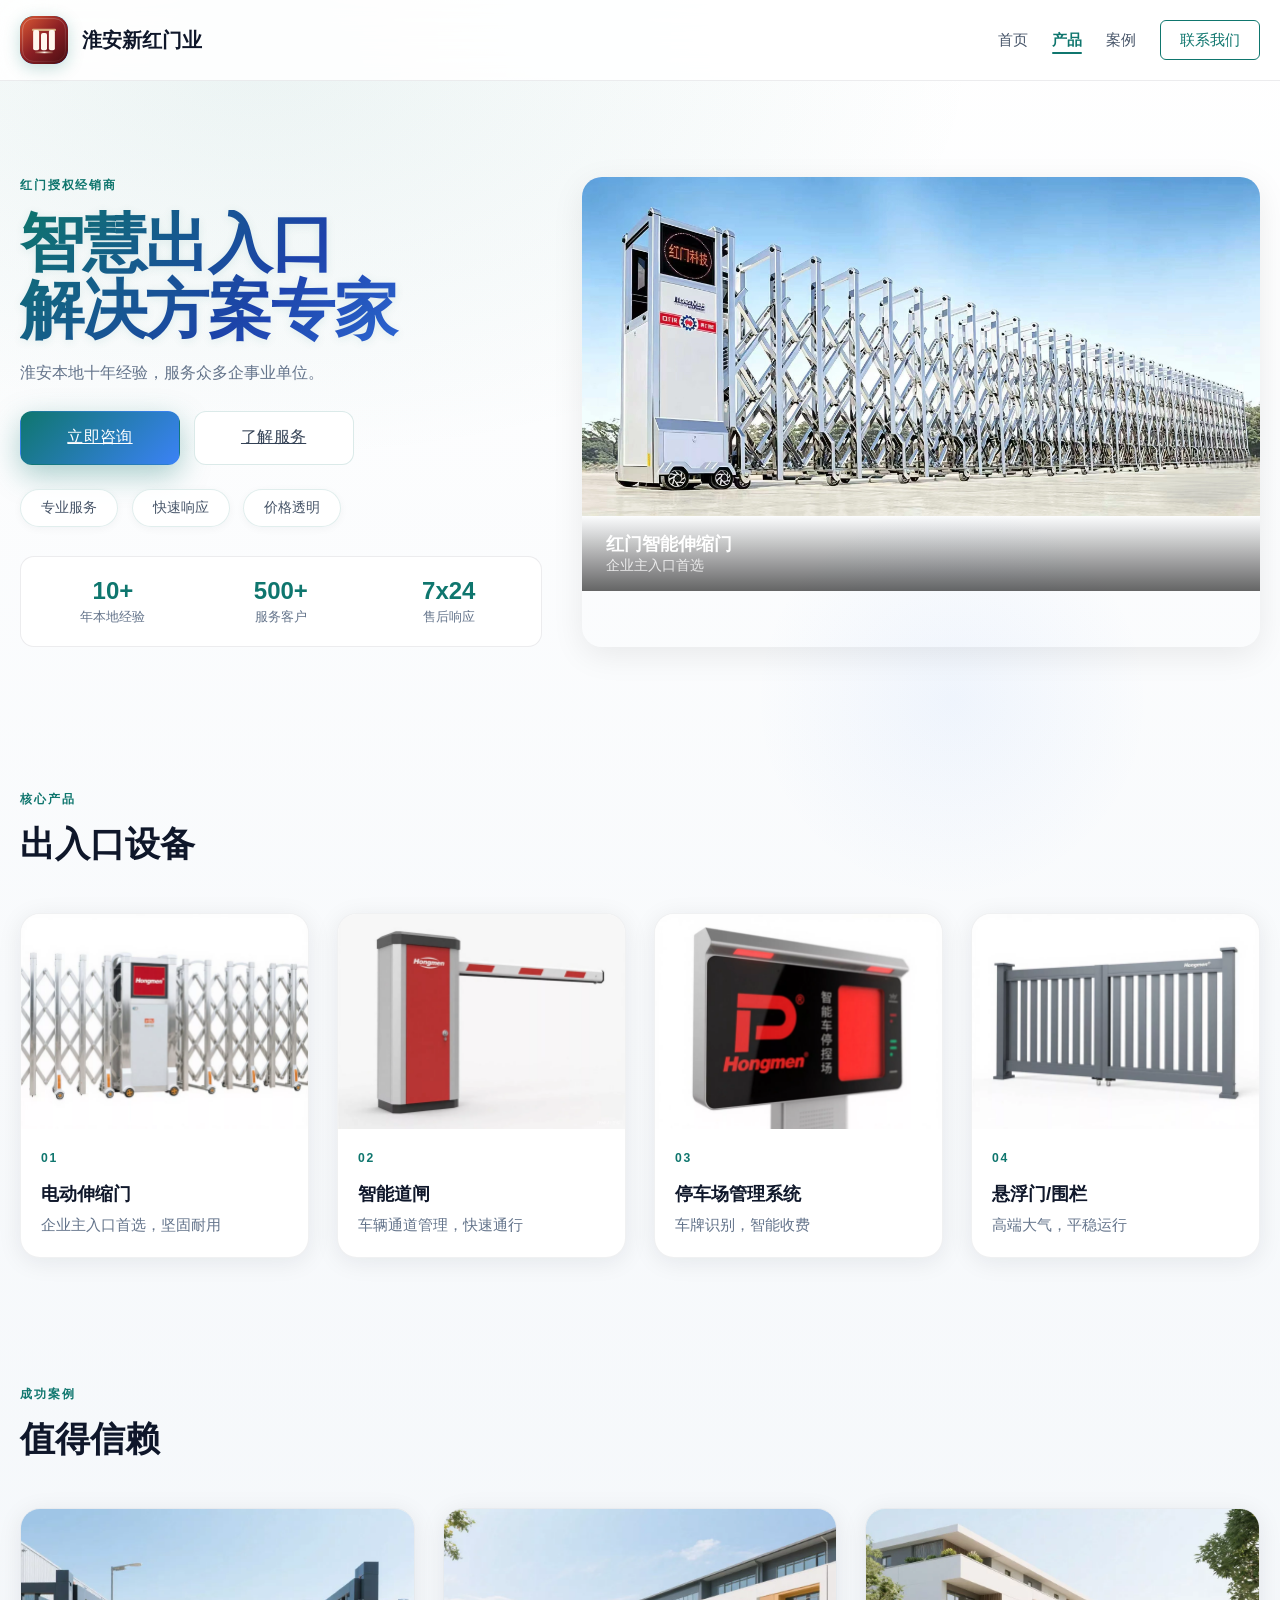
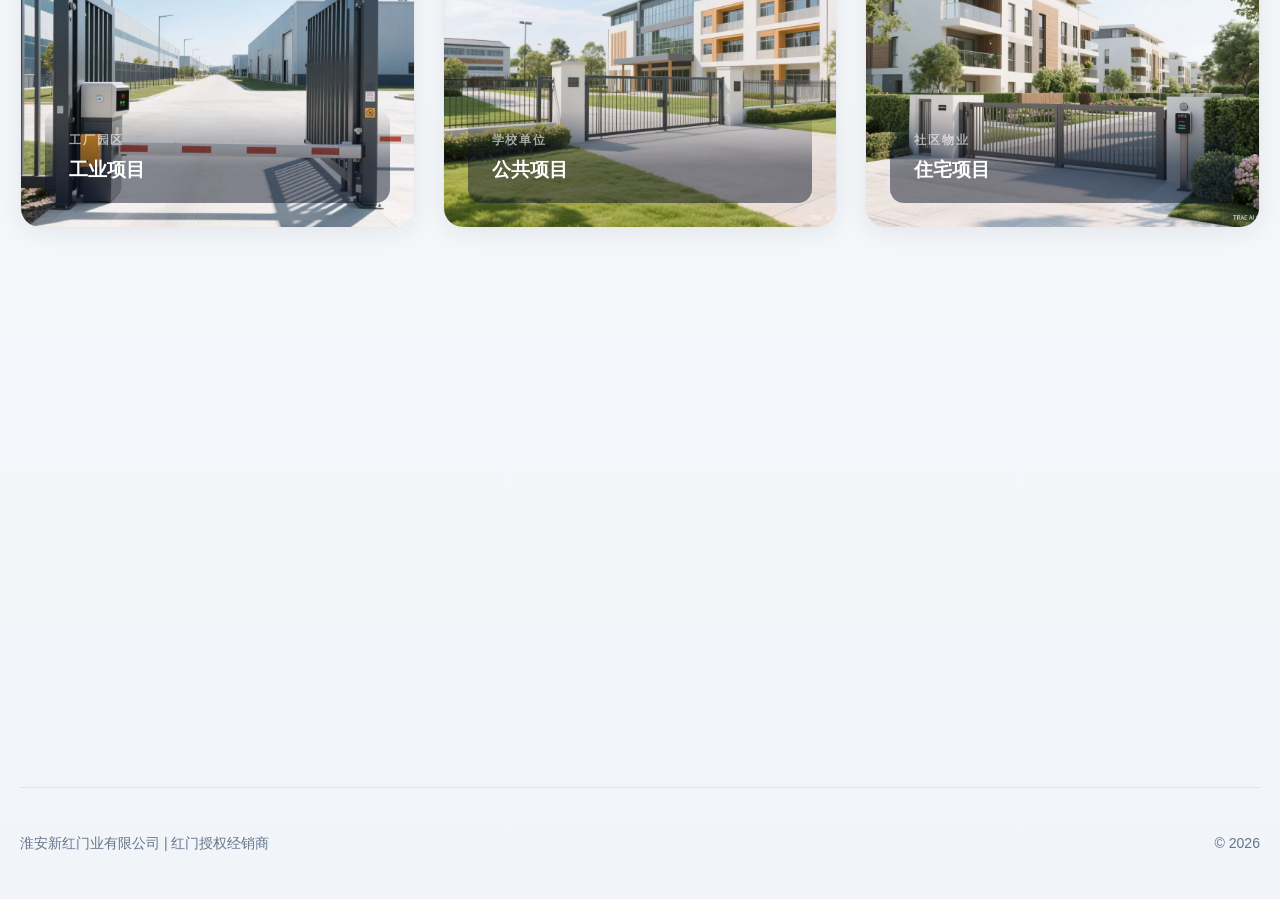
<file: index.html>
<!DOCTYPE html>
<html lang="zh-CN">
  <head>
    <meta charset="UTF-8" />
    <meta name="viewport" content="width=device-width, initial-scale=1.0" />
    <title>淮安新红门业有限公司 | 红门伸缩门_智能道闸_停车场管理系统</title>
    <meta
      name="description"
      content="淮安新红门业有限公司，红门授权经销商，专业提供红门电动伸缩门、智能道闸、停车场管理系统、门禁通道等出入口设备销售、安装与售后服务。"
    />
    <meta
      name="keywords"
      content="淮安新红门业,红门,红门授权经销商,红门伸缩门,电动伸缩门,电动门,智能道闸,停车场管理系统,车牌识别,门禁系统,人行通道,悬浮门,围栏,出入口设备,淮安电动门,淮安道闸,淮安停车场系统"
    />
    <meta name="robots" content="index, follow" />
    <meta name="author" content="淮安新红门业有限公司" />
    <link rel="canonical" href="https://www.xinhongmen.com/" />
    <meta property="og:locale" content="zh_CN" />
    <meta property="og:type" content="website" />
    <meta property="og:site_name" content="淮安新红门业有限公司" />
    <meta property="og:title" content="淮安新红门业有限公司 | 红门伸缩门_智能道闸_停车场管理系统" />
    <meta
      property="og:description"
      content="红门授权经销商，提供红门电动伸缩门、智能道闸、停车场管理系统、门禁通道等出入口设备销售、安装与售后服务。"
    />
    <meta property="og:url" content="https://www.xinhongmen.com/" />
    <meta property="og:image" content="https://www.xinhongmen.com/assets/hongmen1280x640.webp" />
    <meta property="og:image:alt" content="红门智能伸缩门展示图" />
    <meta name="twitter:card" content="summary_large_image" />
    <meta name="twitter:title" content="淮安新红门业有限公司 | 红门伸缩门_智能道闸_停车场管理系统" />
    <meta
      name="twitter:description"
      content="红门授权经销商，提供红门电动伸缩门、智能道闸、停车场管理系统、门禁通道等出入口设备销售、安装与售后服务。"
    />
    <meta name="twitter:image" content="https://www.xinhongmen.com/assets/hongmen1280x640.webp" />
    <link rel="icon" type="image/svg+xml" href="./favicon.svg" />
    <link rel="stylesheet" href="./styles.css" />
    <script type="application/ld+json">
      {
        "@context": "https://schema.org",
        "@type": "LocalBusiness",
        "name": "淮安新红门业有限公司",
        "url": "https://www.xinhongmen.com/",
        "image": "https://www.xinhongmen.com/assets/hongmen1280x640.webp",
        "description": "红门授权经销商，提供红门电动伸缩门、智能道闸、停车场管理系统、门禁通道等出入口设备销售、安装与售后服务。",
        "address": {
          "@type": "PostalAddress",
          "streetAddress": "淮安市淮阴区渔沟镇工业集中区399号",
          "addressLocality": "淮安",
          "addressRegion": "江苏",
          "addressCountry": "CN"
        },
        "areaServed": "淮安市区及周边县区项目",
        "brand": {
          "@type": "Brand",
          "name": "红门"
        },
        "keywords": "红门伸缩门,电动伸缩门,智能道闸,停车场管理系统,车牌识别,门禁系统,出入口设备"
      }
    </script>
  </head>
  <body class="page-home">
    <div class="page-shell">
      <header class="site-header">
        <div class="nav-wrap">
          <a class="brand" href="#top" aria-label="返回首页">
            <span class="brand-mark" aria-hidden="true"><img src="./favicon.svg" alt="" /></span>
            <span class="brand-copy">
              <strong data-field="company-short"></strong>
            </span>
          </a>
          <button class="menu-toggle" type="button" aria-expanded="false" aria-controls="site-nav">菜单</button>
          <nav id="site-nav" class="site-nav" aria-label="主导航">
            <a class="is-current" href="#top">首页</a>
            <a href="#products">产品</a>
            <a href="#cases">案例</a>
            <a class="nav-cta" href="#contact">联系我们</a>
          </nav>
        </div>
      </header>

      <main id="top">
        <section class="home-hero section">
          <div class="home-hero-grid">
            <div class="home-hero-copy" data-reveal>
              <p class="eyebrow">红门授权经销商</p>
              <h1 class="home-title">智慧出入口<br/>解决方案专家</h1>
              <p class="home-hero-text">淮安本地十年经验，服务众多企事业单位。</p>
              <div class="hero-actions">
                <a class="button button-primary" href="#contact">立即咨询</a>
                <a class="button button-secondary" href="#products">了解服务</a>
              </div>
              <div class="home-badges">
                <span>专业服务</span>
                <span>快速响应</span>
                <span>价格透明</span>
              </div>
              <div class="home-hero-stats-inline">
                <div class="stat-item">
                  <strong>10+</strong>
                  <span>年本地经验</span>
                </div>
                <div class="stat-item">
                  <strong>500+</strong>
                  <span>服务客户</span>
                </div>
                <div class="stat-item">
                  <strong>7x24</strong>
                  <span>售后响应</span>
                </div>
              </div>
            </div>
            <aside class="home-hero-visual" data-reveal>
              <img src="./assets/hongmen1280x640.webp" alt="红门智能伸缩门" width="1280" height="640" loading="lazy" />
              <div class="hero-product-label">
                <span>红门智能伸缩门</span>
                <small>企业主入口首选</small>
              </div>
            </aside>
          </div>
        </section>

        <section id="products" class="home-showcase section">
          <div class="home-section-heading" data-reveal>
            <p class="eyebrow">核心产品</p>
            <h2>出入口设备</h2>
          </div>
          <div class="home-product-grid">
            <article class="home-product-card" data-reveal>
              <div class="product-card-image">
                <img src="./assets/generated/product-gate.webp" alt="电动伸缩门" loading="lazy" />
              </div>
              <div class="home-product-card-content">
                <p class="card-label">01</p>
                <h3>电动伸缩门</h3>
                <p>企业主入口首选，坚固耐用</p>
              </div>
            </article>
            <article class="home-product-card" data-reveal>
              <div class="product-card-image">
                <img src="./assets/generated/product-barrier.webp" alt="智能道闸" loading="lazy" />
              </div>
              <div class="home-product-card-content">
                <p class="card-label">02</p>
                <h3>智能道闸</h3>
                <p>车辆通道管理，快速通行</p>
              </div>
            </article>
            <article class="home-product-card" data-reveal>
              <div class="product-card-image">
                <img src="./assets/generated/product-parking-system.webp" alt="停车场管理系统" loading="lazy" />
              </div>
              <div class="home-product-card-content">
                <p class="card-label">03</p>
                <h3>停车场管理系统</h3>
                <p>车牌识别，智能收费</p>
              </div>
            </article>
            <article class="home-product-card" data-reveal>
              <div class="product-card-image">
                <img src="./assets/generated/product-sliding-gate.webp" alt="悬浮门/围栏" loading="lazy" />
              </div>
              <div class="home-product-card-content">
                <p class="card-label">04</p>
                <h3>悬浮门/围栏</h3>
                <p>高端大气，平稳运行</p>
              </div>
            </article>
          </div>
        </section>

        <section id="cases" class="home-showcase section">
          <div class="home-section-heading" data-reveal>
            <p class="eyebrow">成功案例</p>
            <h2>值得信赖</h2>
          </div>
          <div class="home-case-grid">
            <article class="home-case-card" data-reveal>
              <div class="home-case-visual">
                <img src="./assets/placeholders/case1.webp" alt="工厂园区工业项目" width="1200" height="800" loading="lazy" />
              </div>
              <div class="home-case-body">
                <span>工厂园区</span>
                <h3>工业项目</h3>
              </div>
            </article>
            <article class="home-case-card" data-reveal>
              <div class="home-case-visual">
                <img src="./assets/placeholders/case2.webp" alt="学校单位公共项目" width="1200" height="800" loading="lazy" />
              </div>
              <div class="home-case-body">
                <span>学校单位</span>
                <h3>公共项目</h3>
              </div>
            </article>
            <article class="home-case-card" data-reveal>
              <div class="home-case-visual">
                <img src="./assets/placeholders/case3.webp" alt="社区物业住宅项目" width="1200" height="800" loading="lazy" />
              </div>
              <div class="home-case-body">
                <span>社区物业</span>
                <h3>住宅项目</h3>
              </div>
            </article>
          </div>
        </section>

        <section id="contact" class="home-contact section">
          <div class="home-contact-panel" data-reveal>
            <div class="home-contact-main">
              <div class="home-contact-heading">
                <h2>联系我们</h2>
                <p>专业团队随时为您服务</p>
              </div>
              <article class="home-contact-item">
                <span>地址</span>
                <strong data-field="address" class="address-single-line"></strong>
              </article>
            </div>
            <aside class="home-contact-qr">
              <div class="home-qr-card">
                <picture>
                  <source srcset="./assets/placeholders/wechat.webp" type="image/webp" />
                  <img src="./assets/placeholders/wechat.png" alt="微信二维码" width="150" height="150" loading="lazy" />
                </picture>
              </div>
              <span data-field="qr-tip">扫码联系我们</span>
            </aside>
          </div>
        </section>
      </main>

      <footer class="site-footer">
        <p><span data-field="company"></span> | 红门授权经销商</p>
        <p>© <span data-field="year"></span></p>
      </footer>
    </div>

    <script type="module" src="./main.js"></script>
  </body>
</html>
</file>
<file: styles.css>
:root {
  --brand-primary: #0f766e;
  --brand-primary-dark: #0d9488;
  --brand-primary-light: #14b8a6;
  --brand-accent: #3b82f6;
  --brand-gradient: linear-gradient(135deg, #0f766e 0%, #3b82f6 100%);
  --brand-gradient-hero: linear-gradient(135deg, #0f766e 0%, #1e40af 50%, #3b82f6 100%);
  --ink-900: #0f172a;
  --ink-700: #334155;
  --ink-600: #475569;
  --ink-500: #64748b;
  --paper-50: #f8fafc;
  --paper-100: #f1f5f9;
  --line: rgba(15, 23, 42, 0.08);
  --shadow-soft: 0 4px 20px rgba(15, 23, 42, 0.06);
  --shadow-card: 0 4px 24px rgba(15, 23, 42, 0.08);
  --shadow-card-hover: 0 12px 40px rgba(15, 118, 110, 0.15);
  --radius-lg: 20px;
  --radius-md: 14px;
  --radius-sm: 10px;
  --space-4: 1rem;
  --max-width: 1440px;
  --font-display: "PingFang SC", "Hiragino Sans GB", "Microsoft YaHei", sans-serif;
}

*,
*::before,
*::after {
  box-sizing: border-box;
}

html {
  scroll-behavior: smooth;
}

body {
  margin: 0;
  font-family: var(--font-display);
  color: var(--ink-900);
  background: var(--paper-50);
  -webkit-font-smoothing: antialiased;
}

.is-placeholder-text {
  color: #b46a1c !important;
}

img {
  display: block;
  max-width: 100%;
}

.section,
.nav-wrap,
.site-footer {
  width: min(var(--max-width), calc(100% - 2.5rem));
  margin: 0 auto;
}

.site-header {
  position: sticky;
  top: 0;
  z-index: 100;
  background: rgba(255, 255, 255, 0.88);
  backdrop-filter: blur(24px);
  border-bottom: 1px solid var(--line);
  transition: all 300ms cubic-bezier(0.4, 0, 0.2, 1);
}

.site-header.scrolled {
  background: rgba(255, 255, 255, 0.96);
  box-shadow: 0 2px 20px rgba(15, 23, 42, 0.06);
}

.nav-wrap {
  display: flex;
  align-items: center;
  justify-content: space-between;
  gap: var(--space-4);
  padding: 1rem 0;
}

.brand,
.brand:link,
.brand:visited,
.brand:hover,
.brand:focus,
.brand:active {
  display: inline-flex;
  align-items: center;
  gap: 0.85rem;
  text-decoration: none;
}

.brand-mark {
  width: 3rem;
  height: 3rem;
  border-radius: var(--radius-md);
  overflow: hidden;
  background: var(--brand-gradient);
  box-shadow: 0 4px 16px rgba(15, 118, 110, 0.25);
  transition: transform 200ms ease, box-shadow 200ms ease;
}

.brand:hover .brand-mark {
  transform: scale(1.05);
  box-shadow: 0 6px 20px rgba(15, 118, 110, 0.35);
}

.brand-mark img {
  width: 100%;
  height: 100%;
  object-fit: cover;
}

.brand-copy strong {
  display: block;
  font-size: 1.25rem;
  font-weight: 600;
  color: var(--ink-900);
}

.brand-copy small {
  color: var(--ink-500);
  font-size: 0.7rem;
}

.site-nav {
  display: flex;
  align-items: center;
  gap: 1.5rem;
}

.site-nav a,
.site-nav a:link,
.site-nav a:visited,
.site-nav a:hover,
.site-nav a:focus,
.site-nav a:active {
  position: relative;
  color: var(--ink-600);
  font-size: 0.92rem;
  font-weight: 500;
  text-decoration: none !important;
  transition: color 200ms ease;
}

.site-nav a::after {
  content: '';
  position: absolute;
  bottom: -4px;
  left: 0;
  width: 0;
  height: 2px;
  background: var(--brand-primary);
  border-radius: 1px;
  transition: width 200ms ease;
}

.site-nav a:hover::after,
.site-nav a.is-current::after {
  width: 100%;
}

.site-nav a.is-current,
.site-nav a.is-current:hover {
  color: var(--brand-primary);
  font-weight: 600;
  text-decoration: none !important;
}

.site-nav a:hover {
  color: var(--brand-primary);
}

.nav-cta {
  padding: 0.6rem 1.2rem;
  border-radius: 6px;
  color: var(--brand-primary) !important;
  font-weight: 500;
  border: 1px solid var(--brand-primary);
  background: transparent;
  transition: background 200ms ease;
}

.nav-cta:hover {
  color: #ffffff !important;
  background: var(--brand-primary);
}

.menu-toggle {
  display: none;
  padding: 0.65rem 1rem;
  border: 1px solid var(--line);
  border-radius: var(--radius-md);
  background: rgba(255, 255, 255, 0.8);
}

.page-home {
  position: relative;
  background: linear-gradient(180deg, #ffffff 0%, var(--paper-50) 40%, var(--paper-100) 100%);
}

.page-home::before {
  content: "";
  position: absolute;
  top: 0;
  left: 0;
  right: 0;
  height: 70vh;
  background: radial-gradient(ellipse at 20% 10%, rgba(15, 118, 110, 0.08) 0%, transparent 50%);
  pointer-events: none;
}

.page-home::after {
  content: "";
  position: absolute;
  top: 20%;
  right: 10%;
  width: 400px;
  height: 400px;
  background: radial-gradient(circle, rgba(59, 130, 246, 0.06) 0%, transparent 70%);
  pointer-events: none;
}

.page-home .page-shell {
  position: relative;
  z-index: 1;
}

.home-hero {
  padding: 6rem 0 5rem;
}

.home-hero-grid {
  display: grid;
  grid-template-columns: minmax(0, 1fr) minmax(280px, 1.3fr);
  gap: 2.5rem;
  align-items: stretch;
}

.home-hero-copy {
  display: flex;
  flex-direction: column;
  justify-content: space-between;
}

.eyebrow {
  margin: 0 0 1rem;
  color: var(--brand-primary);
  font-size: 0.78rem;
  font-weight: 600;
  letter-spacing: 0.15em;
  text-transform: uppercase;
}

.home-title {
  margin: 0;
  font-size: clamp(2.5rem, 5vw, 4rem);
  font-weight: 700;
  line-height: 1.05;
  letter-spacing: -0.02em;
  background: var(--brand-gradient-hero);
  -webkit-background-clip: text;
  -webkit-text-fill-color: transparent;
  background-clip: text;
  text-shadow: 0 2px 10px rgba(15, 118, 110, 0.1);
}

.home-hero-text {
  margin: 1rem 0 0;
  color: var(--ink-500);
  font-size: 1rem;
  line-height: 1.65;
}

.hero-actions {
  display: flex;
  flex-wrap: wrap;
  gap: 0.85rem;
  margin-top: 1.5rem;
}

.button {
  display: inline-flex;
  align-items: center;
  justify-content: center;
  min-width: 10rem;
  min-height: 3.4rem;
  padding: 0.9rem 1.8rem;
  border-radius: 12px;
  border: 1px solid transparent;
  font-weight: 500;
  font-size: 1rem;
  letter-spacing: 0.02em;
  transition: all 250ms cubic-bezier(0.4, 0, 0.2, 1);
}

.button:hover {
  transform: translateY(-2px);
}

.button-primary {
  color: #ffffff;
  background: var(--brand-gradient);
  box-shadow: 0 10px 30px rgba(15, 118, 110, 0.35);
}

.button-primary:hover {
  box-shadow: 0 14px 40px rgba(15, 118, 110, 0.45);
}

.button-secondary {
  border-color: rgba(15, 118, 110, 0.15);
  background: rgba(255, 255, 255, 0.95);
  color: var(--ink-700);
}

.button-secondary:hover {
  border-color: var(--brand-primary);
  background: #ffffff;
  color: var(--brand-primary);
}

.home-badges {
  display: flex;
  flex-wrap: wrap;
  gap: 0.85rem;
  margin-top: 1.5rem;
}

.home-badges span {
  display: inline-flex;
  align-items: center;
  padding: 0.55rem 1.25rem;
  border: 1px solid rgba(15, 118, 110, 0.12);
  border-radius: 999px;
  color: var(--ink-600);
  font-size: 0.85rem;
  font-weight: 500;
  background: rgba(255, 255, 255, 0.85);
  box-shadow: 0 2px 8px rgba(15, 23, 42, 0.04);
  transition: all 200ms ease;
}

.home-badges span:hover {
  background: rgba(15, 118, 110, 0.08);
  border-color: rgba(15, 118, 110, 0.2);
  transform: translateY(-1px);
}

.home-hero-visual {
  display: flex;
  flex-direction: column;
  border-radius: var(--radius-lg);
  overflow: hidden;
  box-shadow: 0 8px 32px rgba(0, 0, 0, 0.08);
}

.home-hero-visual img {
  width: 100%;
  height: auto;
  aspect-ratio: 2 / 1;
  object-fit: contain;
  background: #f5f5f5;
}
.hero-product-label {
  padding: 1rem 1.5rem;
  background: linear-gradient(transparent, rgba(0, 0, 0, 0.6));
  color: #ffffff;
}

.hero-product-label span {
  display: block;
  font-size: 1.1rem;
  font-weight: 600;
}

.hero-product-label small {
  opacity: 0.8;
  font-size: 0.9rem;
}

.home-hero-stats-inline {
  display: flex;
  gap: 1.5rem;
  margin-top: 1.8rem;
  padding: 1.25rem;
  border: 1px solid var(--line);
  border-radius: var(--radius-md);
  background: rgba(255, 255, 255, 0.85);
}

.home-hero-stats-inline .stat-item {
  flex: 1;
  text-align: center;
}

.home-hero-stats-inline .stat-item strong {
  display: block;
  font-size: 1.5rem;
  font-weight: 700;
  color: var(--brand-primary);
}

.home-hero-stats-inline .stat-item span {
  display: block;
  color: var(--ink-500);
  font-size: 0.8rem;
  margin-top: 0.3rem;
}

.home-showcase {
  padding: 4rem 0;
}

.home-section-heading {
  margin-bottom: 3rem;
}

.home-section-heading h2 {
  margin: 0;
  font-size: clamp(1.6rem, 3vw, 2.2rem);
  font-weight: 700;
  line-height: 1.15;
}

.home-product-grid {
  display: grid;
  grid-template-columns: repeat(4, minmax(0, 1fr));
  gap: 1.75rem;
}

.home-product-card {
  display: flex;
  flex-direction: column;
  overflow: hidden;
  border: 1px solid rgba(15, 23, 42, 0.06);
  border-radius: var(--radius-lg);
  background: #ffffff;
  box-shadow: var(--shadow-card);
  transition: all 300ms cubic-bezier(0.4, 0, 0.2, 1);
}

.product-card-image {
  width: 100%;
  overflow: hidden;
}

.product-card-image img {
  width: 100%;
  aspect-ratio: 4 / 3;
  object-fit: cover;
  transition: transform 400ms ease;
}

.home-product-card-content {
  padding: 1.25rem;
}

.home-product-card:hover {
  transform: translateY(-6px);
  box-shadow: var(--shadow-card-hover);
  border-color: rgba(15, 118, 110, 0.15);
}

.home-product-card:hover .product-card-image img {
  transform: scale(1.05);
}

.home-product-card .card-label {
  color: var(--brand-primary);
  font-size: 0.76rem;
  font-weight: 600;
  letter-spacing: 0.15em;
}

.home-product-card h3 {
  margin: 0.75rem 0 0.5rem;
  font-size: 1.15rem;
  font-weight: 600;
}

.home-product-card p {
  margin: 0;
  color: var(--ink-500);
  font-size: 0.92rem;
  line-height: 1.6;
}

.home-case-grid {
  display: grid;
  grid-template-columns: repeat(3, minmax(0, 1fr));
  gap: 1.75rem;
}

.home-case-card {
  position: relative;
  overflow: hidden;
  min-height: 20rem;
  border-radius: var(--radius-lg);
  border: 1px solid rgba(15, 23, 42, 0.06);
  box-shadow: var(--shadow-card);
  transition: all 300ms cubic-bezier(0.4, 0, 0.2, 1);
}

.home-case-card:hover {
  transform: translateY(-4px);
  box-shadow: var(--shadow-card-hover);
}

.home-case-visual {
  position: absolute;
  inset: 0;
}

.home-case-visual img {
  width: 100%;
  height: 100%;
  object-fit: cover;
  opacity: 1;
  transition: opacity 350ms ease, transform 500ms ease;
}

.home-case-body {
  position: absolute;
  inset: auto 1.5rem 1.5rem;
  color: #ffffff;
  padding: 1.25rem 1.5rem;
  background: linear-gradient(180deg, transparent 0%, rgba(15, 23, 42, 0.5) 60%);
  border-radius: var(--radius-md);
}

.home-case-body span {
  color: rgba(255, 255, 255, 0.6);
  font-size: 0.76rem;
  font-weight: 600;
  letter-spacing: 0.15em;
}

.home-case-body h3 {
  margin: 0.5rem 0 0;
  font-size: 1.2rem;
  font-weight: 600;
}

.home-case-card:hover .home-case-visual img {
  opacity: 0.9;
  transform: scale(1.02);
}

.home-contact {
  padding: 5rem 0 6rem;
}

.home-contact-panel {
  display: grid;
  grid-template-columns: minmax(0, 1fr) 17rem;
  gap: 3rem;
  align-items: start;
  padding: 3rem;
  border-radius: 24px;
  background: linear-gradient(145deg, #ffffff 0%, var(--paper-50) 100%);
  box-shadow: 0 16px 48px rgba(15, 23, 42, 0.08), 0 4px 16px rgba(15, 23, 42, 0.04);
  border: 1px solid rgba(15, 23, 42, 0.06);
}

.home-contact-main {
  display: grid;
  gap: 1.75rem;
  min-width: 0;
}

.home-contact-heading {
  margin-bottom: 0;
  max-width: 32rem;
}

.home-contact-heading h2 {
  margin: 0;
  font-size: clamp(2rem, 3vw, 2.5rem);
  line-height: 1.1;
  background: linear-gradient(135deg, var(--ink-900), var(--ink-700));
  -webkit-background-clip: text;
  -webkit-text-fill-color: transparent;
  background-clip: text;
}

.home-contact-heading p {
  margin: 0.65rem 0 0;
  color: var(--ink-500);
  font-size: 1.05rem;
  line-height: 1.6;
}

.home-contact-item {
  display: flex;
  align-items: center;
  gap: 1.25rem;
  padding: 1.4rem 1.6rem;
  background: linear-gradient(135deg, rgba(15, 118, 110, 0.03) 0%, rgba(255, 255, 255, 0.95) 100%);
  border-radius: var(--radius-md);
  border: 1px solid rgba(15, 23, 42, 0.06);
  box-shadow: 0 2px 12px rgba(15, 23, 42, 0.03);
  transition: all 200ms ease;
}

.home-contact-item:hover {
  background: linear-gradient(135deg, rgba(15, 118, 110, 0.05) 0%, rgba(255, 255, 255, 0.98) 100%);
  box-shadow: 0 4px 16px rgba(15, 23, 42, 0.05);
}

.home-contact-item span {
  display: inline-flex;
  align-items: center;
  justify-content: center;
  width: 2.25rem;
  height: 2.25rem;
  font-size: 0.7rem;
  font-weight: 700;
  letter-spacing: 0.1em;
  text-transform: uppercase;
  color: var(--brand-primary);
  background: rgba(15, 118, 110, 0.08);
  border-radius: var(--radius-sm);
  flex-shrink: 0;
}

.home-contact-cert span {
  display: block;
  font-size: 0.72rem;
  font-weight: 700;
  letter-spacing: 0.12em;
  text-transform: uppercase;
  color: var(--ink-500);
}

.home-contact-qr {
  display: flex;
  flex-direction: column;
  align-items: center;
  gap: 1rem;
  padding: 1.5rem;
  background: linear-gradient(135deg, rgba(245, 248, 250, 0.9), rgba(255, 255, 255, 0.9));
  border-radius: 16px;
  border: 1px solid rgba(0, 0, 0, 0.03);
  box-shadow: 0 4px 16px rgba(0, 0, 0, 0.04);
}

.home-contact-qr span {
  font-size: 0.9rem;
  font-weight: 500;
  color: var(--ink-600);
  letter-spacing: 0.02em;
}

.home-qr-card {
  padding: 0.75rem;
  background: #ffffff;
  border-radius: 12px;
  box-shadow: 0 2px 8px rgba(0, 0, 0, 0.06);
  border: 1px solid rgba(0, 0, 0, 0.04);
}

.home-qr-card img {
  display: block;
  border-radius: 8px;
}

.home-contact-item strong {
  display: inline;
  font-size: 1.2rem;
  font-weight: 600;
  line-height: 1.5;
}

.home-contact-item .address-single-line {
  overflow: hidden;
  text-overflow: ellipsis;
  word-break: break-all;
  white-space: normal;
}

.home-contact-qr-panel {
  display: flex;
  align-items: center;
  gap: 0.75rem;
  padding: 0;
}

.qr-label {
  font-size: 0.72rem;
  font-weight: 700;
  letter-spacing: 0.12em;
  text-transform: uppercase;
  color: var(--ink-500);
}

.home-qr-card {
  width: 8.5rem;
  padding: 0.5rem;
  border-radius: 18px;
  background: #ffffff;
  box-shadow: 0 12px 28px rgba(18, 38, 26, 0.08);
}

.home-qr-card img {
  width: 100%;
  height: auto;
}

.home-contact-primary {
  min-height: 3.55rem;
  display: flex;
  align-items: center;
  justify-content: flex-start;
  gap: 0.8rem;
  width: fit-content;
  min-width: 11.75rem;
  padding: 0 0.9rem;
  border-radius: 16px;
  color: #ffffff;
  background: linear-gradient(135deg, var(--brand-primary), var(--brand-primary-dark));
  box-shadow: 0 14px 30px rgba(30, 125, 85, 0.18);
  transition: transform 200ms ease, box-shadow 200ms ease;
}

.home-contact-primary:hover {
  transform: translateY(-1px);
  box-shadow: 0 18px 36px rgba(30, 125, 85, 0.22);
}

.home-contact-primary span {
  font-size: 1.02rem;
  font-weight: 600;
  letter-spacing: 0.04em;
  white-space: nowrap;
}

.home-contact-cert {
  display: grid;
  width: 100%;
  max-width: 22rem;
  gap: 0.7rem;
  align-content: start;
  justify-self: end;
  padding: 0.65rem;
  border-radius: 20px;
  background: rgba(255, 255, 255, 0.9);
  box-shadow: inset 0 0 0 1px rgba(30, 125, 85, 0.06);
}

.cert-image-wrapper {
  position: relative;
  border-radius: 14px;
  overflow: hidden;
}

.home-contact-cert img {
  width: 100%;
  aspect-ratio: 4 / 3;
  object-fit: contain;
  background: #ffffff;
  box-shadow: 0 14px 28px rgba(18, 38, 26, 0.07);
  filter: blur(8px);
}

.cert-overlay {
  position: absolute;
  inset: 0;
  display: flex;
  align-items: center;
  justify-content: center;
  background: rgba(255, 255, 255, 0.6);
}

.cert-overlay span {
  font-size: 1.2rem;
  font-weight: 600;
  color: #999999;
  letter-spacing: 0.1em;
}

.home-contact-cert span {
  color: var(--brand-primary);
  text-align: center;
}
.site-footer {
  display: flex;
  justify-content: space-between;
  align-items: center;
  gap: var(--space-4);
  padding: 2rem 0;
  border-top: 1px solid var(--line);
  color: var(--ink-500);
  font-size: 0.88rem;
}

[data-reveal] {
  opacity: 0;
  transform: translateY(24px);
  transition: opacity 500ms cubic-bezier(0.4, 0, 0.2, 1), 
              transform 500ms cubic-bezier(0.4, 0, 0.2, 1);
}

[data-reveal].is-visible {
  opacity: 1;
  transform: translateY(0);
}

.home-hero-copy [data-reveal] {
  transition-delay: 100ms;
}

.home-hero-visual [data-reveal] {
  transition-delay: 200ms;
}

.home-product-card:nth-child(1) [data-reveal] { transition-delay: 0ms; }
.home-product-card:nth-child(2) [data-reveal] { transition-delay: 80ms; }
.home-product-card:nth-child(3) [data-reveal] { transition-delay: 160ms; }
.home-product-card:nth-child(4) [data-reveal] { transition-delay: 240ms; }

.home-case-card:nth-child(1) [data-reveal] { transition-delay: 0ms; }
.home-case-card:nth-child(2) [data-reveal] { transition-delay: 100ms; }
.home-case-card:nth-child(3) [data-reveal] { transition-delay: 200ms; }

@media (max-width: 980px) {
  .home-hero-grid {
    grid-template-columns: 1fr;
    gap: 2rem;
  }

  .home-product-grid,
  .home-case-grid {
    grid-template-columns: repeat(2, minmax(0, 1fr));
  }

  .home-contact-panel {
    grid-template-columns: 1fr;
    padding: 1.5rem;
  }

  .home-contact-cert {
    max-width: 34rem;
  }
}

@media (min-width: 981px) {
  .home-contact-item strong:not(.address-single-line) {
    white-space: nowrap;
  }
}

@media (max-width: 720px) {
  .home-hero {
    padding: 3.5rem 0 3rem;
  }

  .home-showcase {
    padding: 2.5rem 0;
  }

  .home-contact {
    padding: 3rem 0 3.5rem;
  }

  .nav-wrap {
    padding: 0.85rem 0;
  }

  .site-nav {
    position: absolute;
    top: calc(100% + 0.5rem);
    right: 1rem;
    width: min(17rem, calc(100vw - 2rem));
    flex-direction: column;
    padding: 1rem;
    border: 1px solid var(--line);
    border-radius: var(--radius-md);
    background: rgba(255, 255, 255, 0.98);
    opacity: 0;
    pointer-events: none;
    transform: translateY(-8px);
    transition: opacity 200ms ease, transform 200ms ease;
  }

  .site-nav.is-open {
    opacity: 1;
    pointer-events: auto;
    transform: translateY(0);
  }

  .menu-toggle {
    display: inline-flex;
  }

  .home-title {
    font-size: clamp(2.2rem, 8vw, 3.2rem);
  }

  .home-hero-stats-inline {
    gap: 1rem;
  }

  .home-hero-stats-inline .stat-item strong {
    font-size: 1.2rem;
  }

  .home-product-grid,
  .home-case-grid {
    grid-template-columns: 1fr;
  }

  .home-contact-panel {
    padding: 1.25rem;
    border-radius: 20px;
  }

  .home-contact-primary {
    width: 100%;
    min-width: 0;
  }

  .home-qr-card {
    width: 9.5rem;
  }

  .site-footer {
    flex-direction: column;
    text-align: center;
  }
}
</file>
